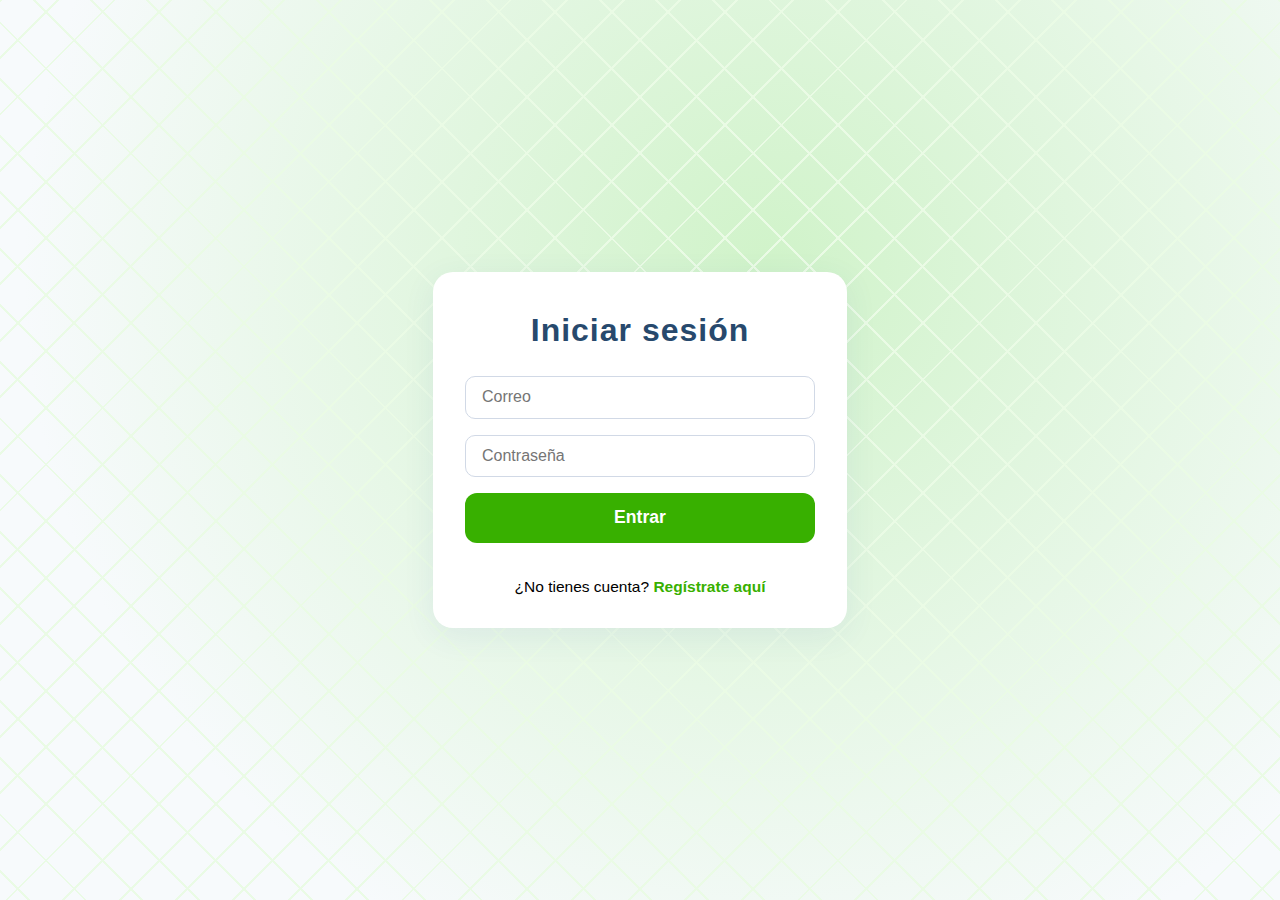
<file: index.html>
<!DOCTYPE html>
<html lang="es">
<head>
  <meta charset="UTF-8">
  <meta name="viewport" content="width=device-width, initial-scale=1.0">
  <title>Login | RememberDebts</title>
  <link rel="stylesheet" href="css/style.css">
</head>
<body>
    <div class="login-container">
        <div class="login-title">Iniciar sesión</div>
        <form class="login-form" id="login-form">
            <input type="text" id="email" class="input-field" placeholder="Correo" required autocomplete="email">
            <input type="password" id="password" class="input-field" placeholder="Contraseña" required autocomplete="current-password">
            <button type="submit" class="login-btn">Entrar</button>
            <div id="error-msg" class="error-msg">Usuario o contraseña incorrectos.</div>
        </form>
        <div class="register-link">
            ¿No tienes cuenta?
            <a href="register.html">Regístrate aquí</a>
        </div>
    </div>
    <script src="js/auth.js"></script>
</body>
</html>
</file>
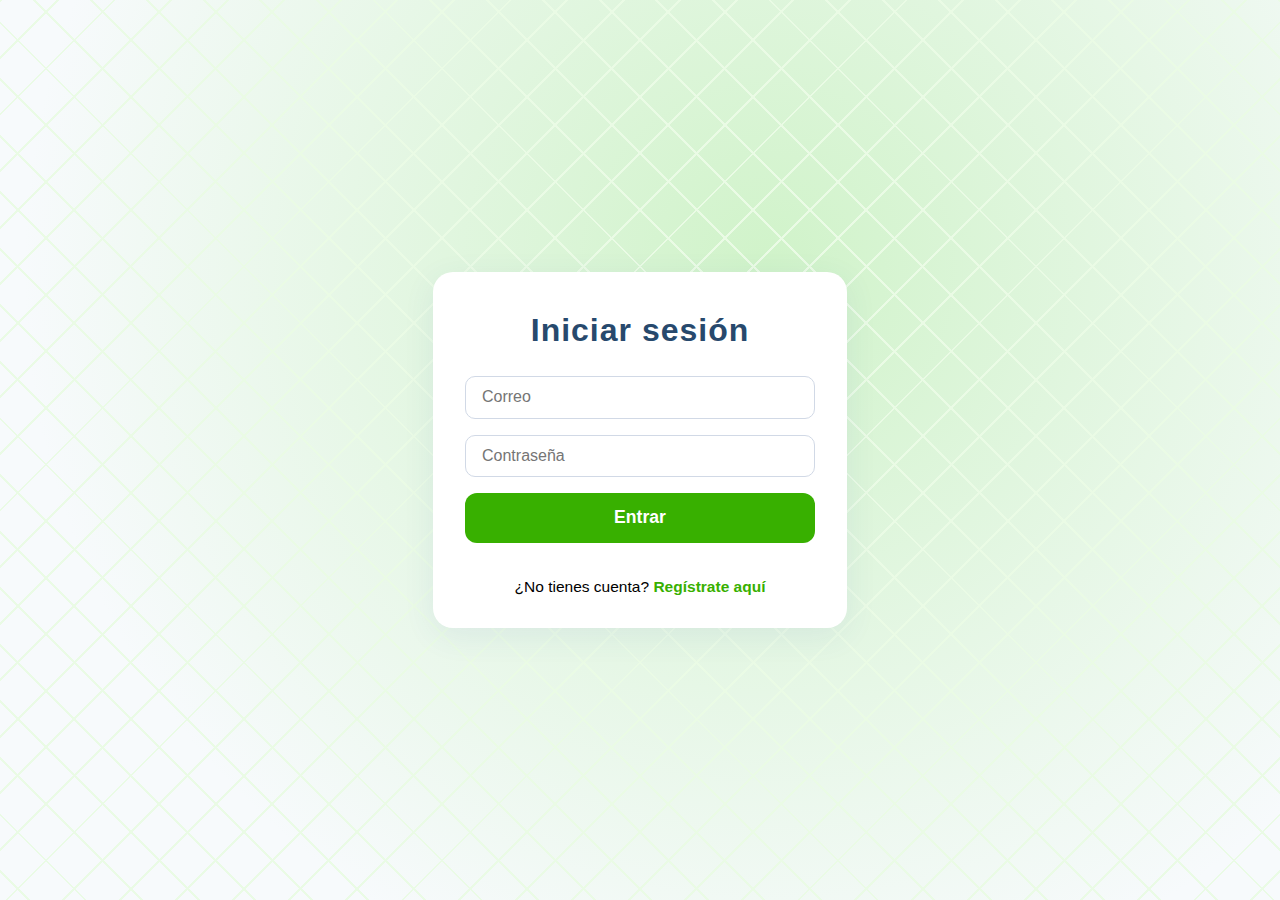
<file: dashboard.html>
<!DOCTYPE html>
<html lang="es">
<head>
  <meta charset="UTF-8" />
  <meta name="viewport" content="width=device-width, initial-scale=1.0"/>
  <title>Dashboard | Gestión de Deudas</title>
  <link rel="stylesheet" href="css/style.css"/>
</head>
<body>
    <div class="dashboard-container">
        <header>
            <h2>Bienvenido, <span id="user-name"></span></h2>
            <button id="logout-btn">Cerrar sesión</button>
        </header>
        <section>
          <h3>Mis Deudas</h3>

          <!-- NAVEGACIÓN DE MESES -->
          <div style="display: flex; align-items: center; gap: 1rem; margin-bottom: 1.2rem;">
            <button id="mes-anterior" class="mini-btn" title="Mes anterior">&larr;</button>
            <span id="mes-actual" style="font-size:1.05rem;font-weight:600;color:#27496d;"></span>
            <button id="mes-siguiente" class="mini-btn" title="Mes siguiente">&rarr;</button>
          </div>

          <!-- Filtros DEUDAS -->
          <form class="deudas-filtros" id="filtros-form" autocomplete="off">
            <select id="filtro-estado" class="input-field filtro-item">
              <option value="">Estado (todos)</option>
              <option value="PENDIENTE">Pendiente</option>
              <option value="PAGADA">Pagada</option>
              <option value="VENCIDA">Vencida</option>
            </select>
            <select id="filtro-categoria" class="input-field filtro-item">
              <option value="">Categoría (todas)</option>
              <!-- Categorías dinámicas -->
            </select>
            <input type="text" id="filtro-busqueda" class="input-field filtro-item" placeholder="Buscar por nombre o descripción...">
            <button type="button" id="btn-limpiar-filtros" class="mini-btn" title="Limpiar filtros">&#x2716;</button>
          </form>
          <div class="deudas-table-wrapper">
            <table class="deudas-table">
              <thead>
                <tr>
                  <th>Nombre</th>
                  <th>Categoría</th>
                  <th>Descripción</th>
                  <th>Monto</th>
                  <th>Estado</th>
                  <th>Recurrente</th>
                  <th>Frecuencia</th>
                  <th>Fecha límite</th>
                  <th>Fecha pago</th>
                  <th>Fecha vencimiento</th>
                </tr>
              </thead>
              <tbody id="deudas-list"></tbody>
            </table>
          </div>
          <button id="add-deuda-btn">Agregar nueva deuda</button>
        </section>
        <section>
          <h3>Mis Pagos</h3>
          <!-- Filtros PAGOS -->
          <form class="pagos-filtros" id="pagos-filtros-form" autocomplete="off">
            <select id="filtro-pago-deuda" class="input-field filtro-item">
              <option value="">Deuda (todas)</option>
              <!-- Opciones dinámicas -->
            </select>
            <input type="date" id="filtro-pago-desde" class="input-field filtro-item" placeholder="Desde">
            <input type="date" id="filtro-pago-hasta" class="input-field filtro-item" placeholder="Hasta">
            <input type="text" id="filtro-pago-nota" class="input-field filtro-item" placeholder="Buscar en notas...">
            <button type="button" id="btn-limpiar-filtros-pago" class="mini-btn" title="Limpiar filtros">&#x2716;</button>
          </form>
          <div class="pagos-table-wrapper">
            <table class="deudas-table">
              <thead>
                <tr>
                  <th>Deuda</th>
                  <th>Monto pagado</th>
                  <th>Fecha de pago</th>
                  <th>Notas</th>
                  <th>Comprobante</th>
                </tr>
              </thead>
              <tbody id="pagos-list"></tbody>
            </table>
          </div>
          <button id="add-pago-btn" style="margin-bottom: 1.1rem;">Registrar nuevo pago</button>
        </section>
        <section>
            <h3>Mis Alertas</h3>
            <div id="alertas-list"></div>
        </section>
        <section>
            <h3>Mi Perfil</h3>
            <div id="perfil-info"></div>
        </section>
    </div>

    <!-- MODAL: Agregar nueva deuda -->
    <div id="modal-deuda" class="modal">
      <div class="modal-content">
        <button type="button" class="close" id="close-modal-deuda" title="Cerrar">&times;</button>
        <h2>Agregar nueva deuda</h2>
        <form id="deuda-form" autocomplete="off">
          <div class="form-group">
            <label for="deuda-nombre">Nombre de la deuda:</label>
            <input type="text" id="deuda-nombre" class="input-field" required>
          </div>
          <div class="form-group">
            <label for="deuda-categoria">Categoría:</label>
            <div id="deuda-categoria-wrapper" style="display:flex; align-items:center;">
              <select id="deuda-categoria" class="input-field" required></select>
              <button type="button" id="btn-nueva-categoria" class="mini-btn" title="Agregar categoría">+</button>
            </div>
          </div>
          <div class="form-group">
            <label for="deuda-descripcion">Descripción:</label>
            <input type="text" id="deuda-descripcion" class="input-field">
          </div>
          <div class="form-group">
            <label for="deuda-monto">Monto:</label>
            <input type="number" id="deuda-monto" class="input-field" min="0.01" step="0.01" required>
          </div>
          <div class="form-group">
            <label for="deuda-estado">Estado de Deuda:</label>
            <select id="deuda-estado" class="input-field" required>
              <option value="">Seleccionar</option>
              <option value="PENDIENTE">Pendiente</option>
              <option value="PAGADA">Pagada</option>
              <option value="VENCIDA">Vencida</option>
            </select>
          </div>
          <!-- Campos condicionales -->
          <div class="form-group hide" id="fecha-limite-wrapper">
            <label for="deuda-fecha-limite">Fecha límite de pago:</label>
            <input type="date" id="deuda-fecha-limite" class="input-field">
          </div>
          <div class="form-group hide" id="fecha-pago-wrapper">
            <label for="deuda-fecha-pago">Fecha de pago:</label>
            <input type="date" id="deuda-fecha-pago" class="input-field">
          </div>
          <div class="form-group hide" id="fecha-vencimiento-wrapper">
            <label for="deuda-fecha-vencimiento">Fecha de vencimiento:</label>
            <input type="date" id="deuda-fecha-vencimiento" class="input-field">
          </div>
          <div class="form-group hide" id="recurrente-wrapper">
            <label for="deuda-recurrente">¿Es recurrente?</label>
            <select id="deuda-recurrente" class="input-field">
              <option value="">Seleccionar</option>
              <option value="true">Sí</option>
              <option value="false">No</option>
            </select>
          </div>
          <div class="form-group hide" id="frecuencia-wrapper">
            <label for="deuda-frecuencia">Frecuencia de deuda:</label>
            <select id="deuda-frecuencia" class="input-field">
              <option value="">Seleccionar</option>
              <option value="MENSUAL">Mensual</option>
              <option value="TRIMESTRAL">Trimestral</option>
            </select>
          </div>
          <div class="form-footer">
            <div id="deuda-error-msg" class="error-msg" style="display:none;"></div>
            <button type="submit" class="register-btn">Guardar deuda</button>
          </div>
        </form>
      </div>
    </div>

    <!-- MODAL: Registrar nuevo pago -->
    <div id="modal-pago" class="modal">
      <div class="modal-content">
        <button type="button" class="close" id="close-modal-pago" title="Cerrar">&times;</button>
        <h2>Registrar nuevo pago</h2>
        <form id="pago-form" autocomplete="off" enctype="multipart/form-data">
          <div class="form-group">
            <label for="pago-deuda">Deuda:</label>
            <select id="pago-deuda" class="input-field" required></select>
          </div>
          <div class="form-group">
            <label for="pago-monto">Monto pagado:</label>
            <input type="number" id="pago-monto" class="input-field" min="0.01" step="0.01" required readonly>
          </div>
          <div class="form-group">
            <label for="pago-fecha">Fecha de pago:</label>
            <input type="date" id="pago-fecha" class="input-field" required>
          </div>
          <div class="form-group">
            <label for="pago-notas">Notas:</label>
            <input type="text" id="pago-notas" class="input-field" maxlength="500">
          </div>
          <div class="form-group">
            <label for="pago-comprobante">Comprobante (imagen o PDF):</label>
            <input type="file" id="pago-comprobante" class="input-field" accept="image/*,.pdf" required>
          </div>
          <div class="form-footer">
            <div id="pago-error-msg" class="error-msg" style="display:none;"></div>
            <button type="submit" class="register-btn">Registrar pago</button>
          </div>
        </form>
      </div>
    </div>

    <script src="js/dashboard.js"></script>
</body>
</html>
</file>
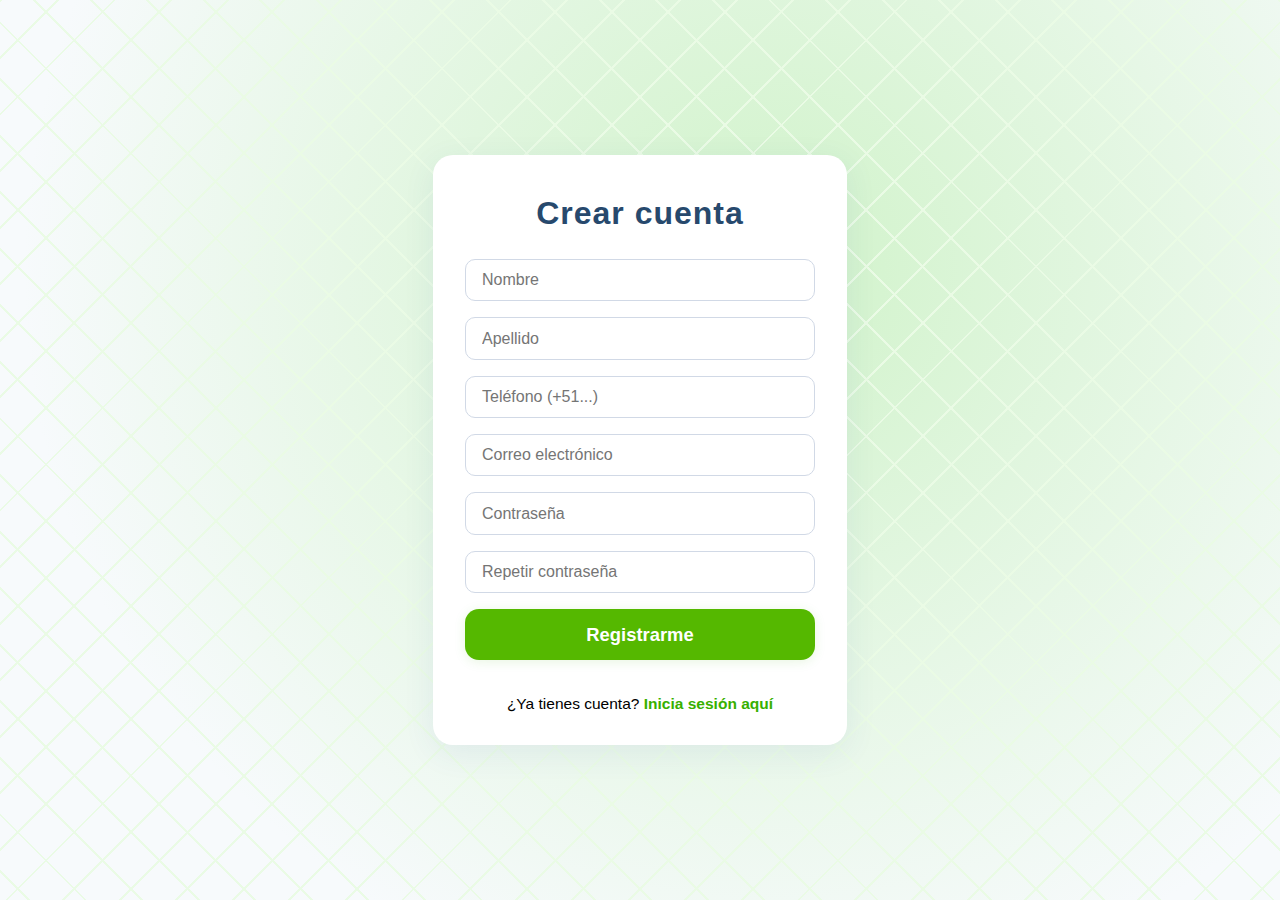
<file: register.html>
<!DOCTYPE html>
<html lang="es">
<head>
  <meta charset="UTF-8">
  <meta name="viewport" content="width=device-width, initial-scale=1.0">
  <title>Registro | RememberDebts</title>
  <link rel="stylesheet" href="css/style.css">
</head>
<body>
  <div class="register-container">
    <div class="register-title">Crear cuenta</div>
    <form class="register-form" id="register-form">
      <input type="text" id="firstName" class="input-field" placeholder="Nombre" required maxlength="50" autocomplete="given-name">
      <input type="text" id="lastName" class="input-field" placeholder="Apellido" required maxlength="50" autocomplete="family-name">
      <input type="tel" id="userTelefono" class="input-field" placeholder="Teléfono (+51...)" pattern="^\+?[0-9]{7,15}$" required autocomplete="tel">
      <input type="email" id="userEmail" class="input-field" placeholder="Correo electrónico" required autocomplete="email">
      <input type="password" id="userPassword" class="input-field" placeholder="Contraseña" minlength="8" maxlength="20" required autocomplete="new-password">
      <input type="password" id="confirmPassword" class="input-field" placeholder="Repetir contraseña" minlength="8" maxlength="20" required autocomplete="new-password">
      <button type="submit" class="register-btn">Registrarme</button>
      <div id="register-error-msg" class="error-msg">Ocurrió un error. Intenta de nuevo.</div>
    </form>
    <div class="login-link">
      ¿Ya tienes cuenta?
      <a href="index.html">Inicia sesión aquí</a>
    </div>
  </div>
  <script src="js/auth.js"></script>
</body>
</html>
</file>
<file: css/style.css>
body {
  min-height: 100vh;
  background-color: #f7fafc;
  background-image:
    repeating-linear-gradient(135deg, #eafbe5 0px, #eafbe5 2px, transparent 2px, transparent 40px),
    repeating-linear-gradient(225deg, #eafbe5 0px, #eafbe5 2px, transparent 2px, transparent 40px),
    radial-gradient(circle at 60% 30%, #d0f3c9 0%, transparent 75%);
  font-family: 'Segoe UI', Arial, sans-serif;
  margin: 0;
  display: flex;
  align-items: center;
  justify-content: center;
  position: relative;
  overflow-x: hidden;
}

.login-container, .register-container {
  background: #fff;
  padding: 2.5rem 2rem 2rem 2rem;
  border-radius: 20px;
  box-shadow: 0 8px 32px #3753b415;
  width: 100%;
  max-width: 350px;
  display: flex;
  flex-direction: column;
  align-items: center;
  gap: 1.2rem;
  z-index: 1;
  position: relative;
}
.login-title, .register-title {
  font-size: 2rem;
  font-weight: 700;
  margin-bottom: .5rem;
  color: #27496d;
  letter-spacing: 1px;
}
.login-form, .register-form {
  width: 100%;
  display: flex;
  flex-direction: column;
  gap: 1rem;
}
.input-field {
  padding: 0.8rem 1rem;
  border: 1.2px solid #d1d9e6;
  border-radius: 10px;
  font-size: 1rem;
  outline: none;
  transition: border-color 0.2s;
  min-width: 0;
  box-sizing: border-box;
}
.input-field:focus {
  border-color: #38b000;
}
.login-btn, .register-btn {
  background: #38b000;
  color: #fff;
  font-size: 1.1rem;
  font-weight: 600;
  padding: 0.9rem 0;
  border: none;
  border-radius: 12px;
  cursor: pointer;
  transition: background 0.2s;
}
.login-btn:hover, .register-btn:hover {
  background: #207900;
}
.register-link, .login-link {
  font-size: 0.97rem;
  margin-top: 1rem;
}
.register-link a, .login-link a {
  color: #38b000;
  text-decoration: none;
  font-weight: 600;
  transition: color 0.2s;
}
.register-link a:hover, .login-link a:hover {
  color: #207900;
  text-decoration: underline;
}
.error-msg {
  color: #d70040;
  font-size: 0.95rem;
  margin-top: -0.5rem;
  text-align: center;
  display: none;
}

/* ----------- DASHBOARD ----------- */
.dashboard-container {
  background: #fff;
  padding: 2.5rem 2.5rem 2rem 2.5rem;
  border-radius: 22px;
  box-shadow: 0 8px 32px #3753b415;
  width: 100%;
  max-width: 1200px;
  margin: 2.5rem auto;
  display: flex;
  flex-direction: column;
  gap: 2.5rem;
  min-height: 70vh;
  z-index: 1;
  position: relative;
}
.dashboard-container header {
  display: flex;
  align-items: center;
  justify-content: space-between;
  gap: 1.2rem;
  margin-bottom: 1.8rem;
}
.dashboard-container h2 {
  font-size: 2rem;
  color: #27496d;
  margin: 0;
}
#logout-btn {
  background: #d70040;
  color: #fff;
  padding: 0.8rem 1.4rem;
  border: none;
  border-radius: 12px;
  font-weight: 600;
  cursor: pointer;
  font-size: 1rem;
  transition: background 0.2s;
}
#logout-btn:hover {
  background: #a9002e;
}
.dashboard-container section {
  background: #f7fafc;
  border-radius: 16px;
  box-shadow: 0 2px 12px #3753b410;
  padding: 1.5rem 1.3rem 1.1rem 1.3rem;
  margin-bottom: 1.3rem;
}
.dashboard-container h3 {
  font-size: 1.15rem;
  color: #38b000;
  font-weight: 700;
  margin-bottom: 1rem;
}
#add-deuda-btn, #add-pago-btn {
  margin-top: 1rem;
  background: #38b000;
  color: #fff;
  border: none;
  border-radius: 10px;
  padding: 0.7rem 1.3rem;
  font-weight: 600;
  cursor: pointer;
  transition: background 0.2s;
}
#add-deuda-btn:hover, #add-pago-btn:hover {
  background: #207900;
}

/* ----------- Tabla de deudas y pagos ----------- */
.deudas-table-wrapper,
.pagos-table-wrapper {
  max-height: 380px;
  overflow-y: auto;
  background: #fff;
  border-radius: 12px;
  box-shadow: 0 2px 12px #3753b410;
  margin-bottom: 1.3rem;
  min-width: 100%;
}

.deudas-table {
  width: 100%;
  min-width: 1200px;
  border-collapse: collapse;
  background: #fff;
  font-size: 1rem;
}
.deudas-table th, .deudas-table td {
  border: 1px solid #e0e5ee;
  padding: 0.6em 0.7em;
  text-align: left;
  font-size: 1em;
  vertical-align: top;
}
.deudas-table th {
  background: #F4F1BB;
  color: #5E4B8B;
  font-weight: 700;
  position: sticky;
  top: 0;
  z-index: 2;
}
.deudas-table tr:nth-child(even) {
  background: #f9fafc;
}
.deudas-table tr:hover {
  background: #F4F1BB55;
}
.deudas-table td[data-label]::before {
  content: attr(data-label) ": ";
  font-weight: bold;
  color: #5E4B8B;
  display: none;
}

/* Icono descarga comprobante */
.pago-comprobante-link {
  color: #27496d;
  text-decoration: underline;
  font-size: 1rem;
  font-weight: 600;
  transition: color 0.18s;
}
.pago-comprobante-link:hover {
  color: #d70040;
  text-decoration: underline;
}

/* Responsive para tablas en móvil */
@media (max-width: 1250px) {
  .dashboard-container {
    max-width: 99vw;
    padding: 1.1rem .4rem;
  }
  .deudas-table-wrapper, .pagos-table-wrapper { max-width: 99vw; }
  .deudas-table, .deudas-table thead, .deudas-table tbody, .deudas-table th, .deudas-table td, .deudas-table tr {
    display: block;
  }
  .deudas-table thead { display: none; }
  .deudas-table tr { margin-bottom: 1.2em; }
  .deudas-table td {
    border: none;
    border-bottom: 1px solid #e0e5ee;
    position: relative;
    padding-left: 49%;
    min-height: 38px;
    box-sizing: border-box;
    background: #fff;
    display: flex;
    align-items: center;
    width: 100%;
  }
  .deudas-table td[data-label]::before {
    display: inline-block;
    min-width: 120px;
    padding-right: 10px;
    font-size: 0.99em;
  }
}

/* --- MODAL DEUDA Y MODAL PAGO --- */
.modal { display: none; position: fixed; z-index: 99; left: 0; top: 0; width: 100vw; height: 100vh; background: rgba(25, 50, 40, 0.16); justify-content: center; align-items: center; }
.modal.active { display: flex; }
.modal-content {
  background: #fff;
  padding: 2.2rem 2.2rem 1.5rem 2.2rem;
  border-radius: 20px;
  box-shadow: 0 8px 32px #3753b420;
  min-width: 320px;
  max-width: 600px;
  width: 98vw;
  max-height: 90vh;
  overflow-y: auto;
  position: relative;
  display: flex;
  flex-direction: column;
  margin: 0 auto;
}
.close { position: absolute; top: 16px; right: 22px; font-size: 2.2rem; font-weight: 800; color: #d70040; cursor: pointer; background: none; border: none; line-height: 1; }
.form-group { margin-bottom: 1rem; display: flex; flex-direction: column; }
.hide { display: none !important; }
#deuda-form label, #pago-form label { font-weight: 500; color: #27496d; margin-bottom: 0.3rem; }
.input-field { padding: 0.7rem 1rem; border-radius: 10px; border: 1.2px solid #d1d9e6; font-size: 1rem; }
.input-field:focus { border-color: #38b000; }
.mini-btn { background: #38b000; color: #fff; font-size: 1.15rem; font-weight: 800; border: none; border-radius: 7px; width: 30px; height: 30px; margin-left: 2px; cursor: pointer; display: flex; align-items: center; justify-content: center; }
.mini-btn:hover { background: #207900; }
.form-footer { display: flex; flex-direction: column; align-items: center; gap: 1rem; margin-top: 1.5rem; }
.register-btn { min-width: 240px; font-size: 1.15rem; padding: 0.9rem 0; background: #55b800; border-radius: 14px; font-weight: 700; box-shadow: 0 2px 12px #38b0001e; border: none; color: #fff; transition: background 0.2s; cursor: pointer; }
.register-btn:hover { background: #379700; }
.error-msg { color: #d70040; font-size: 0.97rem; text-align: center; }

/* --------- Filtros de deudas --------- */
.deudas-filtros {
  display: flex;
  gap: 1rem;
  margin-bottom: 1rem;
  align-items: center;
  flex-wrap: wrap;
  background: #F4F1BB44;
  border-radius: 10px;
  padding: 0.7rem 1.1rem;
}
.deudas-filtros .input-field.filtro-item {
  min-width: 170px;
  font-size: 1rem;
}
.deudas-filtros #filtro-busqueda {
  min-width: 250px;
  flex: 1 1 260px;
}
.deudas-filtros .mini-btn {
  background: #e5e5e5;
  color: #5E4B8B;
  border-radius: 6px;
  font-size: 1.05rem;
  font-weight: bold;
  border: none;
  cursor: pointer;
  padding: 0.5rem 0.8rem;
  margin-left: .2rem;
  transition: background 0.18s;
}
.deudas-filtros .mini-btn:hover {
  background: #FF8C42;
  color: #fff;
}

/* Resalta deudas vencidas sin pagar (rojo fuerte) */
.deuda-vencida-roja {
  background-color: #ffd9d9 !important;  /* Fondo suave rojo */
  color: #d70040 !important;             /* Texto rojo fuerte */
  font-weight: bold;
}

/* Resalta deudas pendientes por vencer esta semana (amarillo) */
.deuda-pendiente-amarilla {
  background-color: #fffacc !important;  /* Fondo suave amarillo */
  color: #826800 !important;             /* Texto mostaza */
  font-weight: bold;
}

/* --------- Filtros de pagos --------- */
.pagos-filtros {
  display: flex;
  gap: 1rem;
  margin-bottom: 1rem;
  align-items: center;
  flex-wrap: wrap;
  background: #F4F1BB44;
  border-radius: 10px;
  padding: 0.7rem 1.1rem;
}
.pagos-filtros .input-field.filtro-item {
  min-width: 170px;
  font-size: 1rem;
}
.pagos-filtros #filtro-pago-nota {
  min-width: 250px;
  flex: 1 1 260px;
}
.pagos-filtros .mini-btn {
  background: #e5e5e5;
  color: #5E4B8B;
  border-radius: 6px;
  font-size: 1.05rem;
  font-weight: bold;
  border: none;
  cursor: pointer;
  padding: 0.5rem 0.8rem;
  margin-left: .2rem;
  transition: background 0.18s;
}
.pagos-filtros .mini-btn:hover {
  background: #FF8C42;
  color: #fff;
}
</file>
